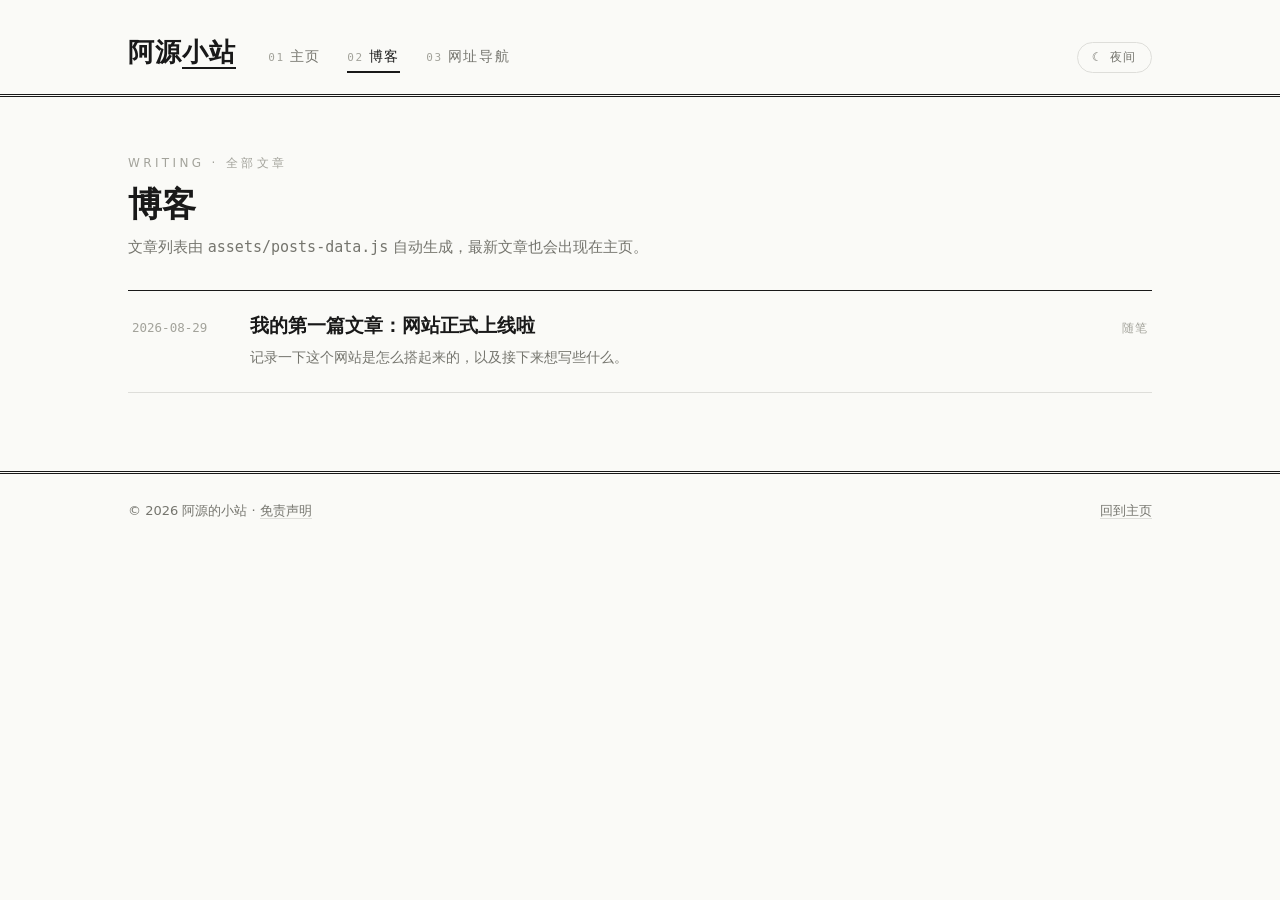
<file: blog/index.html>
<!DOCTYPE html>
<html lang="zh-CN">
<head>
  <meta charset="UTF-8" />
  <meta name="viewport" content="width=device-width, initial-scale=1.0" />
  <title>博客 · 阿源的小站</title>
  <script src="../assets/theme.js"></script>
  <link rel="stylesheet" href="../assets/style.css" />
</head>
<body>
  <header class="site-header">
    <div class="container">
      <a class="logo" href="../index.html">阿源<em id="logo-accent">小站</em></a>
      <nav class="main-nav">
        <a href="../index.html"><span class="no">01</span>主页</a>
        <a href="index.html" class="active"><span class="no">02</span>博客</a>
        <a href="../nav.html"><span class="no">03</span>网址导航</a>
      </nav>
      <button class="theme-toggle" type="button"></button>
    </div>
  </header>

  <main class="container">
    <section class="section">
      <p class="kicker">Writing · 全部文章</p>
      <h1 class="section-title">博客</h1>
      <p class="section-lede">文章列表由 <code>assets/posts-data.js</code> 自动生成，最新文章也会出现在<a href="../index.html">主页</a>。</p>
      <div class="post-list" id="post-list"></div>
    </section>
  </main>

  <footer class="site-footer">
    <div class="container">
      <span>© 2026 阿源的小站 · <a href="../DISCLAIMER.md">免责声明</a></span>
      <span><a href="../index.html">回到主页</a></span>
    </div>
  </footer>

  <script src="../assets/site-data.js"></script>
  <script src="../assets/posts-data.js"></script>
  <script>
    var list = document.getElementById("post-list");
    list.innerHTML = POSTS.map(function (p) {
      return (
        '<a class="post-row" href="' + p.file + '">' +
        '<span class="post-row-date">' + p.date + "</span>" +
        '<span><span class="post-row-title">' + p.title + "</span>" +
        '<span class="post-row-summary">' + p.summary + "</span></span>" +
        '<span class="post-row-tags">' + p.tags.join(" / ") + "</span>" +
        "</a>"
      );
    }).join("");
  </script>
</body>
</html>
</file>
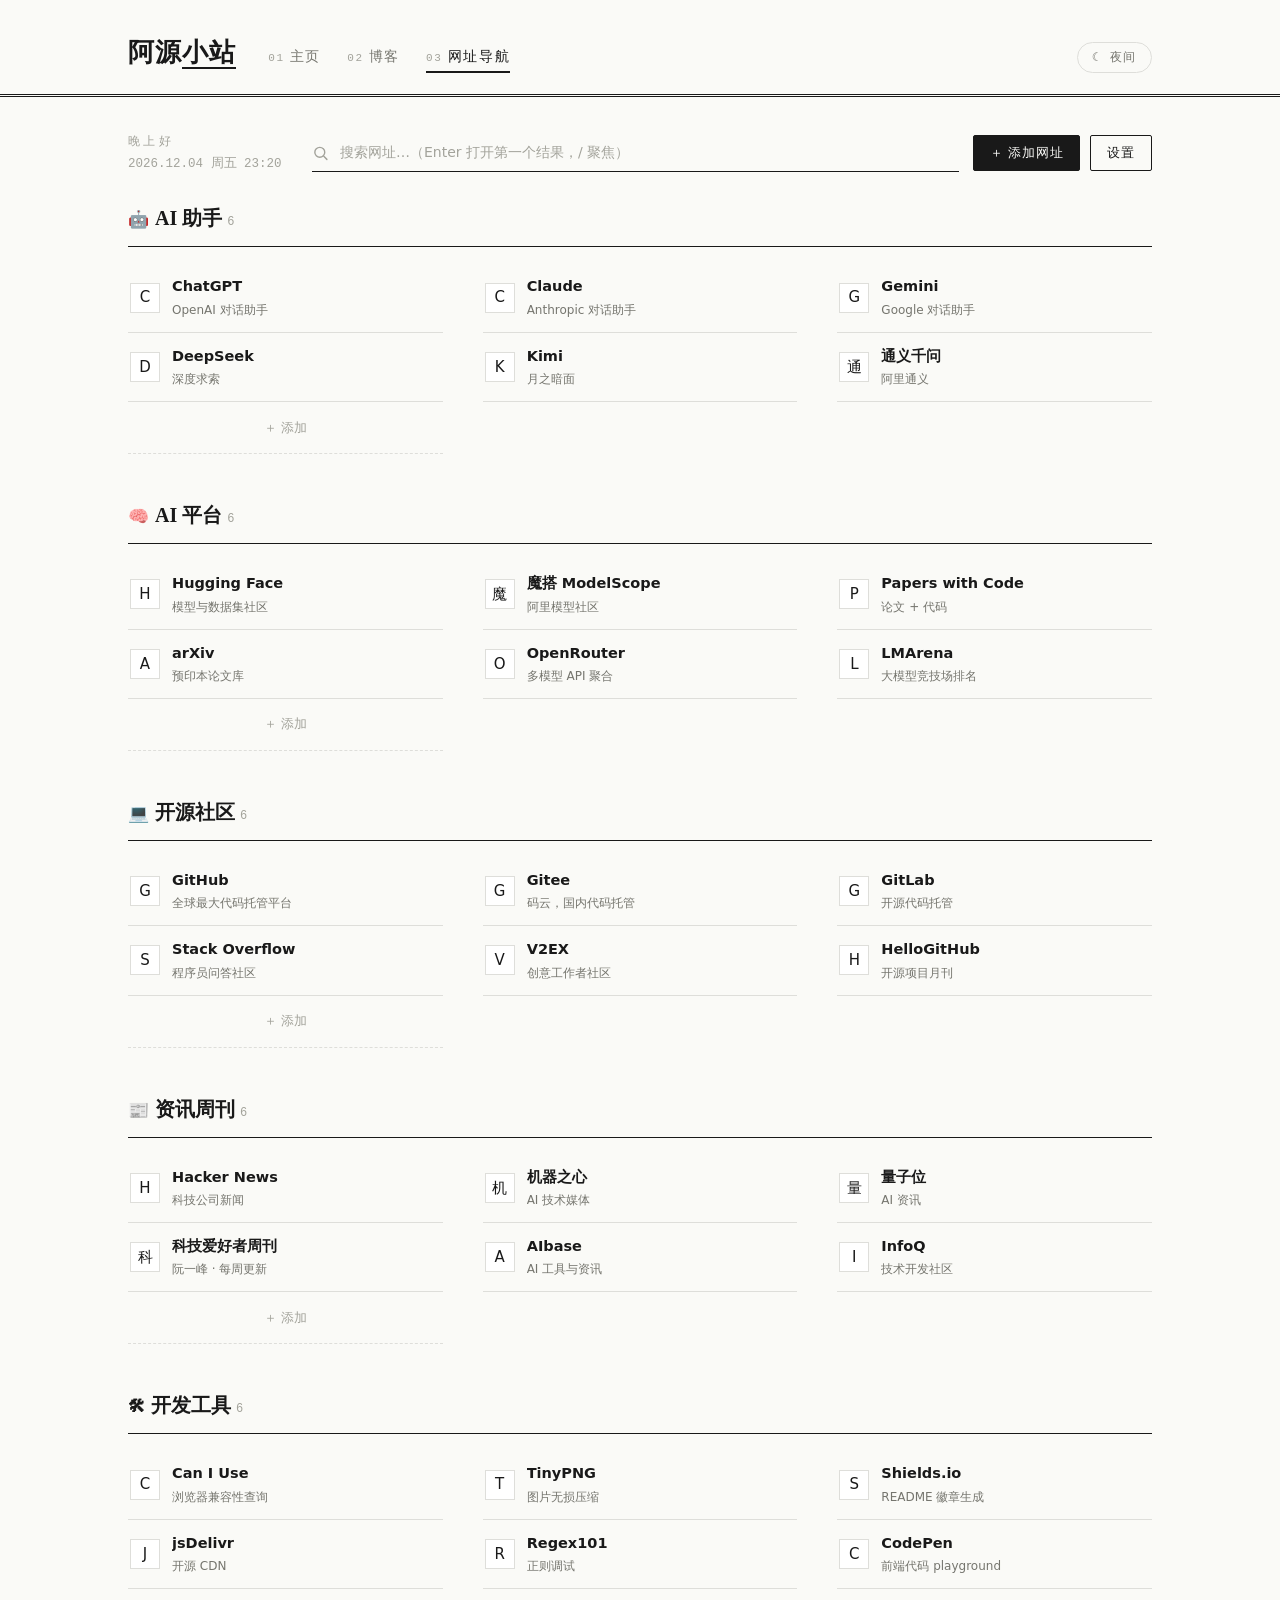
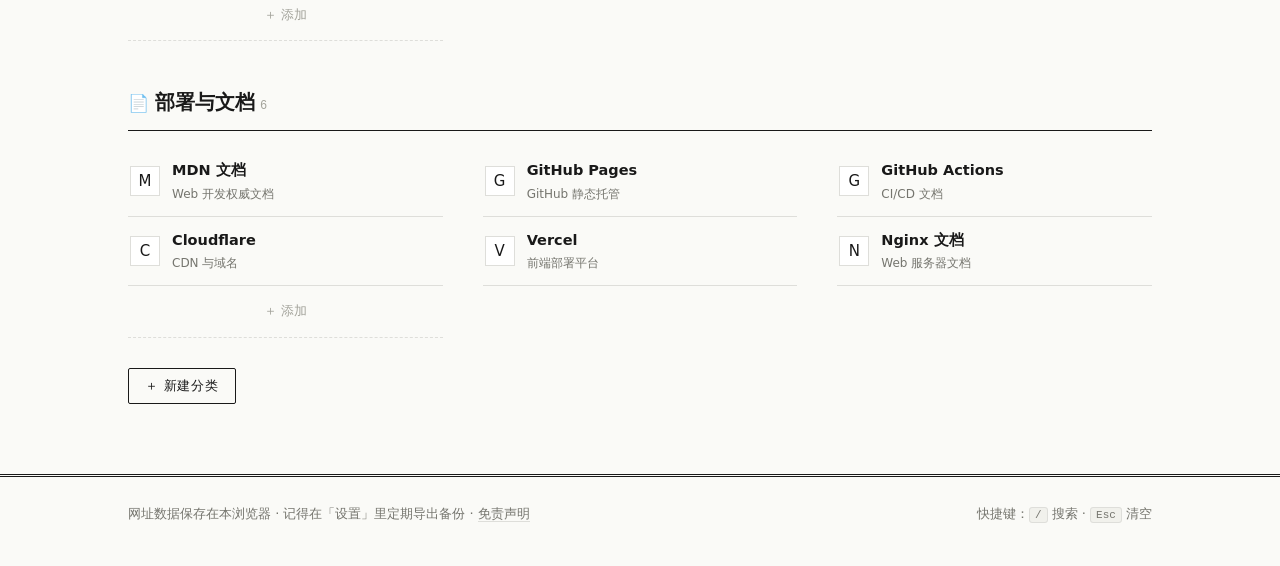
<file: nav.html>
<!DOCTYPE html>
<html lang="zh-CN">
<head>
  <meta charset="UTF-8" />
  <meta name="viewport" content="width=device-width, initial-scale=1.0" />
  <title>网址导航 · 阿源的小站</title>
  <script src="assets/theme.js"></script>
  <link rel="stylesheet" href="assets/style.css" />
</head>
<body>
  <header class="site-header">
    <div class="container">
      <a class="logo" href="index.html">阿源<em id="logo-accent">小站</em></a>
      <nav class="main-nav">
        <a href="index.html"><span class="no">01</span>主页</a>
        <a href="blog/index.html"><span class="no">02</span>博客</a>
        <a href="nav.html" class="active"><span class="no">03</span>网址导航</a>
      </nav>
      <button class="theme-toggle" type="button"></button>
    </div>
  </header>

  <main class="container">
    <div class="nav-toolbar">
      <div class="greeting" id="greeting-box" style="min-width:170px">
        <div class="kicker" style="margin-bottom:2px" id="helloText">你好</div>
        <div style="font-size:12.5px;color:var(--text-faint);font-family:var(--mono)" id="clockText"></div>
      </div>
      <div class="nav-search">
        <svg viewBox="0 0 24 24"><circle cx="11" cy="11" r="7"/><path d="M21 21l-4.3-4.3"/></svg>
        <input id="nav-search" type="text" placeholder="搜索网址…（Enter 打开第一个结果，/ 聚焦）" autocomplete="off" />
      </div>
      <div class="nav-actions">
        <button class="btn solid" id="btnAddLink" type="button">＋ 添加网址</button>
        <button class="btn" id="btnSettings" type="button" title="设置">设置</button>
      </div>
    </div>

    <div id="nav-main"></div>
  </main>

  <footer class="site-footer">
    <div class="container">
      <span>网址数据保存在本浏览器 · 记得在「设置」里定期导出备份 · <a href="DISCLAIMER.md">免责声明</a></span>
      <span>快捷键：<kbd>/</kbd> 搜索 · <kbd>Esc</kbd> 清空</span>
    </div>
  </footer>

  <!-- 添加/编辑网址 弹窗 -->
  <div class="modal-mask" id="linkModal">
    <div class="modal">
      <h3 id="linkModalTitle">添加网址</h3>
      <div class="form-row">
        <label>名称 *</label>
        <input id="fName" type="text" placeholder="例如：GitHub" />
      </div>
      <div class="form-row">
        <label>网址 *</label>
        <input id="fUrl" type="text" placeholder="例如：github.com" />
      </div>
      <div class="form-row">
        <label>备注（可选）</label>
        <input id="fDesc" type="text" placeholder="一句话描述" />
      </div>
      <div class="form-row">
        <label>所属分类</label>
        <select id="fCat"></select>
      </div>
      <div class="form-row">
        <label>图标（可选）</label>
        <input id="fIcon" type="text" placeholder="留空自动获取网站图标；也可填图片链接或 emoji" />
      </div>
      <div class="modal-footer">
        <button class="btn" data-close type="button">取消</button>
        <button class="btn solid" id="btnSaveLink" type="button">保存</button>
      </div>
    </div>
  </div>

  <!-- 添加/编辑分类 弹窗 -->
  <div class="modal-mask" id="catModal">
    <div class="modal">
      <h3 id="catModalTitle">新建分类</h3>
      <div class="form-row">
        <label>分类名称 *</label>
        <input id="cName" type="text" placeholder="例如：常用工具" />
      </div>
      <div class="form-row">
        <label>图标（emoji）</label>
        <input id="cIcon" type="text" placeholder="例如：🛠️" maxlength="4" />
      </div>
      <div class="modal-footer">
        <button class="btn" data-close type="button">取消</button>
        <button class="btn solid" id="btnSaveCat" type="button">保存</button>
      </div>
    </div>
  </div>

  <!-- 设置 弹窗 -->
  <div class="modal-mask" id="setModal">
    <div class="modal">
      <h3>设置</h3>
      <div class="switch-row">
        <span>显示时钟与问候语</span>
        <label class="switch"><input type="checkbox" id="sClock" checked /><span class="slider"></span></label>
      </div>
      <div class="form-row" style="margin-top:14px">
        <label>数据备份</label>
        <div style="display:flex;gap:8px;flex-wrap:wrap">
          <button class="btn" id="btnExport" type="button">导出 JSON</button>
          <button class="btn" id="btnImport" type="button">导入 JSON</button>
          <button class="btn danger" id="btnReset" type="button">恢复默认</button>
        </div>
        <div class="form-hint">数据仅保存在当前浏览器，建议定期导出备份文件</div>
      </div>
      <input type="file" id="importFile" accept=".json" style="display:none" />
      <div class="modal-footer">
        <button class="btn" data-close type="button">关闭</button>
      </div>
    </div>
  </div>

  <div id="toast"></div>

  <script src="assets/site-data.js?v=2"></script>
  <!-- nav-data.js 作为首次访问的种子数据；之后数据存在 localStorage，可在页面上直接增删改 -->
  <script src="assets/nav-data.js?v=2"></script>
  <script>
    "use strict";
    /* ===================================================================
       网址导航 · 动态内核（移植自 personal-nav 单文件应用）
       功能：分类/网址增删改查、拖拽排序、搜索高亮、导入导出、时钟
       =================================================================== */
    const STORE_KEY = "my-website-nav-v1";
    const $ = (s) => document.querySelector(s);
    const $$ = (s) => document.querySelectorAll(s);

    function uid() {
      return Date.now().toString(36) + Math.random().toString(36).slice(2, 7);
    }
    function esc(s) {
      return String(s ?? "").replace(/[&<>"']/g, (c) =>
        ({ "&": "&amp;", "<": "&lt;", ">": "&gt;", '"': "&quot;", "'": "&#39;" }[c]));
    }
    function normUrl(u) {
      u = (u || "").trim();
      if (!u) return "";
      if (!/^https?:\/\//i.test(u)) u = "https://" + u;
      return u;
    }
    function domainOf(u) {
      try { return new URL(normUrl(u)).hostname; } catch (e) { return ""; }
    }
    function isEmoji(s) {
      return s && [...s].length <= 2 && /\p{Extended_Pictographic}/u.test(s);
    }

    /* 把老版 nav-data.js（数组分类 + emoji 前缀）转成导航内核的 state 作为种子 */
    function seedFromNavData() {
      const mk = (name, icon, links) => ({
        id: uid(), name, icon,
        links: links.map((l) => ({ id: uid(), name: l.name, url: l.url, desc: l.desc || "", icon: "" })),
      });
      const cats = (typeof NAV_DATA !== "undefined" ? NAV_DATA : []).map((g) => {
        const m = String(g.category).match(/^(\p{Extended_Pictographic}|\p{Emoji_Presentation})\s*/u);
        const icon = m ? m[1] : "📁";
        const name = String(g.category).replace(/^(\p{Extended_Pictographic}|\p{Emoji_Presentation})\s*/u, "").trim();
        return mk(name || g.category, icon, g.sites);
      });
      return { version: 1, settings: { showClock: true }, categories: cats };
    }

    function load() {
      try {
        const raw = localStorage.getItem(STORE_KEY);
        if (raw) {
          const data = JSON.parse(raw);
          if (data && Array.isArray(data.categories)) return data;
        }
      } catch (e) { console.warn("读取导航数据失败，使用种子数据", e); }
      return seedFromNavData();
    }

    let state = load();
    let dragInfo = null;

    function save() { localStorage.setItem(STORE_KEY, JSON.stringify(state)); }
    function findCat(id) { return state.categories.find((c) => c.id === id); }
    function findLink(id) {
      for (const c of state.categories) {
        const l = c.links.find((x) => x.id === id);
        if (l) return { cat: c, link: l };
      }
      return null;
    }

    /* ===== Toast ===== */
    let toastTimer = null;
    function toast(msg) {
      const t = $("#toast");
      t.textContent = msg;
      t.classList.add("show");
      clearTimeout(toastTimer);
      toastTimer = setTimeout(() => t.classList.remove("show"), 2200);
    }

    /* ===== 图标 ===== */
    function iconHTML(link) {
      if (link.icon && isEmoji(link.icon)) {
        return `<span class="link-icon">${esc(link.icon)}</span>`;
      }
      if (link.icon) {
        return `<span class="link-icon" data-letter="🔗"><img src="${esc(link.icon)}" alt=""
          onerror="this.parentNode.textContent='🔗'"></span>`;
      }
      const d = domainOf(link.url);
      if (d) {
        const letter = esc((link.name || "?")[0].toUpperCase());
        return `<span class="link-icon" data-letter="${letter}"><img src="https://favicon.im/${esc(d)}?larger=true" alt=""
          onerror="this.parentNode.textContent=this.parentNode.dataset.letter"></span>`;
      }
      return `<span class="link-icon">${esc((link.name || "?")[0].toUpperCase())}</span>`;
    }

    /* ===== 时钟 ===== */
    function tickClock() {
      const box = $("#greeting-box");
      if (!state.settings.showClock) { box.style.display = "none"; return; }
      box.style.display = "";
      const now = new Date();
      const w = "日一二三四五六"[now.getDay()];
      $("#clockText").textContent =
        `${now.getFullYear()}.${String(now.getMonth() + 1).padStart(2, "0")}.${String(now.getDate()).padStart(2, "0")} 周${w} ` +
        `${String(now.getHours()).padStart(2, "0")}:${String(now.getMinutes()).padStart(2, "0")}`;
      const h = now.getHours();
      $("#helloText").textContent =
        h < 6 ? "夜深了" : h < 12 ? "早上好" : h < 14 ? "中午好" : h < 18 ? "下午好" : "晚上好";
    }
    setInterval(tickClock, 1000 * 30);

    /* ===== 渲染 ===== */
    function render() {
      const q = $("#nav-search").value.trim().toLowerCase();
      if (q) renderSearch(q);
      else renderCategories();
    }

    function linkCardHTML(cat, link) {
      return `<a class="link-card" draggable="true" data-cat="${cat.id}" data-link="${link.id}"
        href="${esc(normUrl(link.url))}" target="_blank" rel="noopener"
        title="${esc(link.desc || link.url)}">
        ${iconHTML(link)}
        <div class="link-info">
          <div class="link-name">${esc(link.name)}</div>
          ${link.desc ? `<div class="link-desc">${esc(link.desc)}</div>` : ""}
        </div>
        <div class="link-tools">
          <button class="icon-btn" data-act="edit-link" title="编辑">✎</button>
          <button class="icon-btn" data-act="del-link" title="删除">✕</button>
        </div>
      </a>`;
    }

    function renderCategories() {
      const main = $("#nav-main");
      if (!state.categories.length) {
        main.innerHTML = `<div class="empty-hint"><div class="big">🧭</div>
          还没有分类，点右上角「＋ 添加网址」或先新建一个分类<br><br>
          <button class="btn solid" id="btnNewCatEmpty" type="button">＋ 新建分类</button></div>`;
        const b = $("#btnNewCatEmpty");
        if (b) b.onclick = () => openCatModal(null);
        return;
      }
      let html = state.categories
        .map((cat) => {
          const cards = cat.links.map((l) => linkCardHTML(cat, l)).join("");
          return `<section class="nav-category" data-cat="${cat.id}">
            <div class="cat-header" draggable="true" data-drag-cat="${cat.id}">
              <div class="cat-title"><span class="cat-icon">${esc(cat.icon || "📁")}</span>${esc(cat.name)}
                <span class="cat-count">${cat.links.length}</span>
              </div>
              <div class="cat-actions">
                <button class="icon-btn" data-act="add-in-cat" data-cat="${cat.id}" title="在此分类添加网址">＋</button>
                <button class="icon-btn" data-act="edit-cat" data-cat="${cat.id}" title="编辑分类">✎</button>
                <button class="icon-btn" data-act="del-cat" data-cat="${cat.id}" title="删除分类">✕</button>
              </div>
            </div>
            <div class="links-grid" data-drop-cat="${cat.id}">
              ${cards}
              <button class="add-card" data-act="add-in-cat" data-cat="${cat.id}" type="button">＋ 添加</button>
            </div>
          </section>`;
        })
        .join("");
      html += `<div style="margin-top:-14px"><button class="btn" id="btnNewCat" type="button">＋ 新建分类</button></div>`;
      main.innerHTML = html;
      const b = $("#btnNewCat");
      if (b) b.onclick = () => openCatModal(null);
    }

    function highlight(text, q) {
      const idx = text.toLowerCase().indexOf(q);
      if (idx === -1) return esc(text);
      return (
        esc(text.slice(0, idx)) +
        "<mark>" + esc(text.slice(idx, idx + q.length)) + "</mark>" +
        esc(text.slice(idx + q.length))
      );
    }

    function renderSearch(q) {
      const main = $("#nav-main");
      const results = [];
      for (const c of state.categories)
        for (const l of c.links)
          if ((l.name + " " + (l.desc || "") + " " + l.url).toLowerCase().includes(q))
            results.push({ c, l });
      if (!results.length) {
        main.innerHTML = `<div class="empty-hint"><div class="big">🔍</div>没有找到匹配「${esc(q)}」的网址</div>`;
        return;
      }
      const cards = results
        .map(({ c, l }) =>
          linkCardHTML(c, l).replace(/class="link-name">([^<]*)</g, (m, name) => `class="link-name">${highlight(name, q)}<`)
        )
        .join("");
      main.innerHTML = `<div class="result-line">搜索结果 · ${results.length} 条 · ENTER 打开第一条</div>
        <div class="links-grid" id="searchGrid">${cards}</div>`;
      $("#nav-search").onkeydown = (e) => {
        if (e.key === "Enter" && results.length) window.open(normUrl(results[0].l.url), "_blank");
      };
    }

    /* ===== 弹窗通用 ===== */
    function openModal(id) {
      $(id).classList.add("open");
      const inp = $(id).querySelector("input");
      if (inp) setTimeout(() => inp.focus(), 50);
    }
    function closeModal(el) { el.classList.remove("open"); }
    $$(".modal-mask").forEach((m) => {
      m.addEventListener("click", (e) => {
        if (e.target === m || e.target.closest("[data-close]")) closeModal(m);
      });
    });

    /* ===== 网址弹窗 ===== */
    function fillCatSelect(selectedId) {
      const sel = $("#fCat");
      sel.innerHTML = state.categories
        .map((c) => `<option value="${c.id}">${esc((c.icon ? c.icon + " " : "") + c.name)}</option>`)
        .join("");
      if (selectedId) sel.value = selectedId;
    }
    function openLinkModal(catId, linkId) {
      const link = linkId ? (findLink(linkId) || {}).link : null;
      $("#linkModalTitle").textContent = link ? "编辑网址" : "添加网址";
      $("#fName").value = (link && link.name) || "";
      $("#fUrl").value = link ? link.url : "";
      $("#fDesc").value = (link && link.desc) || "";
      $("#fIcon").value = (link && link.icon) || "";
      const found = linkId ? findLink(linkId) : null;
      fillCatSelect(found ? found.cat.id : catId || (state.categories[0] && state.categories[0].id));
      $("#btnSaveLink").dataset.linkId = linkId || "";
      openModal("#linkModal");
    }
    $("#btnSaveLink").onclick = () => {
      const name = $("#fName").value.trim();
      const url = $("#fUrl").value.trim();
      if (!name || !url) { toast("请填写名称和网址"); return; }
      const data = { name, url: normUrl(url), desc: $("#fDesc").value.trim(), icon: $("#fIcon").value.trim() };
      const linkId = $("#btnSaveLink").dataset.linkId;
      const targetCatId = $("#fCat").value;
      if (linkId) {
        const found = findLink(linkId);
        if (!found) return;
        if (found.cat.id !== targetCatId) {
          found.cat.links = found.cat.links.filter((l) => l.id !== linkId);
          findCat(targetCatId).links.push({ id: linkId, ...data });
        } else {
          Object.assign(found.link, data);
        }
      } else {
        const cat = findCat(targetCatId);
        if (!cat) { toast("请先创建分类"); return; }
        cat.links.push({ id: uid(), ...data });
      }
      save(); render(); closeModal($("#linkModal"));
      toast("已保存");
    };

    /* ===== 分类弹窗 ===== */
    function openCatModal(catId) {
      const cat = catId ? findCat(catId) : null;
      $("#catModalTitle").textContent = cat ? "编辑分类" : "新建分类";
      $("#cName").value = (cat && cat.name) || "";
      $("#cIcon").value = (cat && cat.icon) || "";
      $("#btnSaveCat").dataset.catId = catId || "";
      openModal("#catModal");
    }
    $("#btnSaveCat").onclick = () => {
      const name = $("#cName").value.trim();
      if (!name) { toast("请填写分类名称"); return; }
      const icon = $("#cIcon").value.trim();
      const catId = $("#btnSaveCat").dataset.catId;
      if (catId) {
        const cat = findCat(catId);
        cat.name = name;
        cat.icon = icon;
      } else {
        state.categories.push({ id: uid(), name, icon, links: [] });
      }
      save(); render(); closeModal($("#catModal"));
      toast("已保存");
    };

    /* ===== 事件委托：卡片操作 ===== */
    $("#nav-main").addEventListener("click", (e) => {
      const btn = e.target.closest("[data-act]");
      if (!btn) return;
      const act = btn.dataset.act;
      const catId = btn.dataset.cat;
      e.preventDefault();
      e.stopPropagation();
      if (act === "add-in-cat") openLinkModal(catId, null);
      else if (act === "edit-cat") openCatModal(catId);
      else if (act === "del-cat") {
        const cat = findCat(catId);
        if (confirm(`确定删除分类「${cat.name}」及其 ${cat.links.length} 个网址？`)) {
          state.categories = state.categories.filter((c) => c.id !== catId);
          save(); render(); toast("分类已删除");
        }
      } else if (act === "edit-link") openLinkModal(null, btn.closest("[data-link]").dataset.link);
      else if (act === "del-link") {
        const linkId = btn.closest("[data-link]").dataset.link;
        const found = findLink(linkId);
        if (confirm(`确定删除「${found.link.name}」？`)) {
          found.cat.links = found.cat.links.filter((l) => l.id !== linkId);
          save(); render(); toast("已删除");
        }
      }
    });

    /* ===== 拖拽排序 ===== */
    document.addEventListener("dragstart", (e) => {
      const linkEl = e.target.closest && e.target.closest(".link-card");
      const catEl = e.target.closest && e.target.closest("[data-drag-cat]");
      if (linkEl) {
        dragInfo = { type: "link", catId: linkEl.dataset.cat, linkId: linkEl.dataset.link };
        linkEl.classList.add("dragging");
      } else if (catEl) {
        dragInfo = { type: "cat", catId: catEl.dataset.dragCat };
        catEl.classList.add("dragging");
      }
    });
    document.addEventListener("dragend", () => {
      $$(".dragging").forEach((el) => el.classList.remove("dragging"));
      $$(".drag-over-top,.drag-over-bottom").forEach((el) => el.classList.remove("drag-over-top", "drag-over-bottom"));
      dragInfo = null;
    });
    document.addEventListener("dragover", (e) => {
      if (!dragInfo) return;
      e.preventDefault();
      if (dragInfo.type !== "link") return;
      const card = e.target.closest && e.target.closest(".link-card");
      $$(".drag-over-top,.drag-over-bottom").forEach((el) => el.classList.remove("drag-over-top", "drag-over-bottom"));
      if (card && card.dataset.link !== dragInfo.linkId) {
        const rect = card.getBoundingClientRect();
        card.classList.add(e.clientY < rect.top + rect.height / 2 ? "drag-over-top" : "drag-over-bottom");
      }
    });
    document.addEventListener("drop", (e) => {
      if (!dragInfo) return;
      e.preventDefault();
      if (dragInfo.type === "link") {
        const card = e.target.closest && e.target.closest(".link-card");
        const grid = e.target.closest && e.target.closest("[data-drop-cat]");
        const targetCatId = card ? card.dataset.cat : grid ? grid.dataset.dropCat : null;
        if (!targetCatId) return;
        const targetLinkId = card && card.dataset.link !== dragInfo.linkId ? card.dataset.link : null;
        const before = card ? card.classList.contains("drag-over-top") : false;
        moveLink(dragInfo.catId, dragInfo.linkId, targetCatId, targetLinkId, before);
      } else if (dragInfo.type === "cat") {
        const header = e.target.closest && e.target.closest("[data-drag-cat]");
        if (header && header.dataset.dragCat !== dragInfo.catId) {
          const from = state.categories.findIndex((c) => c.id === dragInfo.catId);
          const [moved] = state.categories.splice(from, 1);
          const to = state.categories.findIndex((c) => c.id === header.dataset.dragCat);
          state.categories.splice(to, 0, moved);
          save(); render();
        }
      }
      dragInfo = null;
    });

    function moveLink(fromCatId, linkId, toCatId, targetLinkId, before) {
      const fromCat = findCat(fromCatId);
      const idx = fromCat.links.findIndex((l) => l.id === linkId);
      if (idx === -1) return;
      const [moved] = fromCat.links.splice(idx, 1);
      const toCat = findCat(toCatId);
      if (targetLinkId) {
        let t = toCat.links.findIndex((l) => l.id === targetLinkId);
        if (fromCatId === toCatId && idx < t) t--;
        toCat.links.splice(before ? t : t + 1, 0, moved);
      } else {
        toCat.links.push(moved);
      }
      save(); render();
    }

    /* ===== 顶栏按钮 ===== */
    $("#btnAddLink").onclick = () => {
      if (!state.categories.length) { toast("请先创建一个分类"); openCatModal(null); return; }
      openLinkModal(null, null);
    };
    $("#btnSettings").onclick = () => {
      $("#sClock").checked = !!state.settings.showClock;
      openModal("#setModal");
    };
    $("#sClock").onchange = (e) => {
      state.settings.showClock = e.target.checked;
      save(); tickClock();
    };

    /* 导出 / 导入 / 重置 */
    $("#btnExport").onclick = () => {
      const blob = new Blob([JSON.stringify(state, null, 2)], { type: "application/json" });
      const a = document.createElement("a");
      a.href = URL.createObjectURL(blob);
      a.download = `nav-backup-${new Date().toISOString().slice(0, 10)}.json`;
      a.click();
      URL.revokeObjectURL(a.href);
      toast("已导出备份文件");
    };
    $("#btnImport").onclick = () => $("#importFile").click();
    $("#importFile").onchange = (e) => {
      const file = e.target.files[0];
      if (!file) return;
      const reader = new FileReader();
      reader.onload = () => {
        try {
          const data = JSON.parse(reader.result);
          if (!data || !Array.isArray(data.categories)) throw new Error("格式不正确");
          state = data;
          if (!state.settings) state.settings = { showClock: true };
          save(); render(); tickClock();
          toast("导入成功");
          closeModal($("#setModal"));
        } catch (err) {
          toast("导入失败：" + err.message);
        }
      };
      reader.readAsText(file);
      e.target.value = "";
    };
    $("#btnReset").onclick = () => {
      if (confirm("确定恢复默认数据？当前所有数据将被清除（建议先导出备份）")) {
        state = seedFromNavData();
        save(); render(); tickClock();
        toast("已恢复默认");
        closeModal($("#setModal"));
      }
    };

    /* ===== 搜索与快捷键 ===== */
    $("#nav-search").addEventListener("input", render);
    document.addEventListener("keydown", (e) => {
      const active = document.activeElement;
      const typing = active && (active.tagName === "INPUT" || active.tagName === "TEXTAREA" || active.tagName === "SELECT");
      if (e.key === "/" && !typing) { e.preventDefault(); $("#nav-search").focus(); }
      if (e.key === "Escape") {
        $$(".modal-mask.open").forEach(closeModal);
        if (!typing) { $("#nav-search").value = ""; render(); }
      }
    });

    /* ===== 启动 ===== */
    document.title = (SITE ? SITE.siteName + " · " : "") + "网址导航";
    document.getElementById("logo-accent").textContent = SITE ? SITE.siteNameAccent : "小站";
    tickClock();
    render();
  </script>
</body>
</html>
</file>
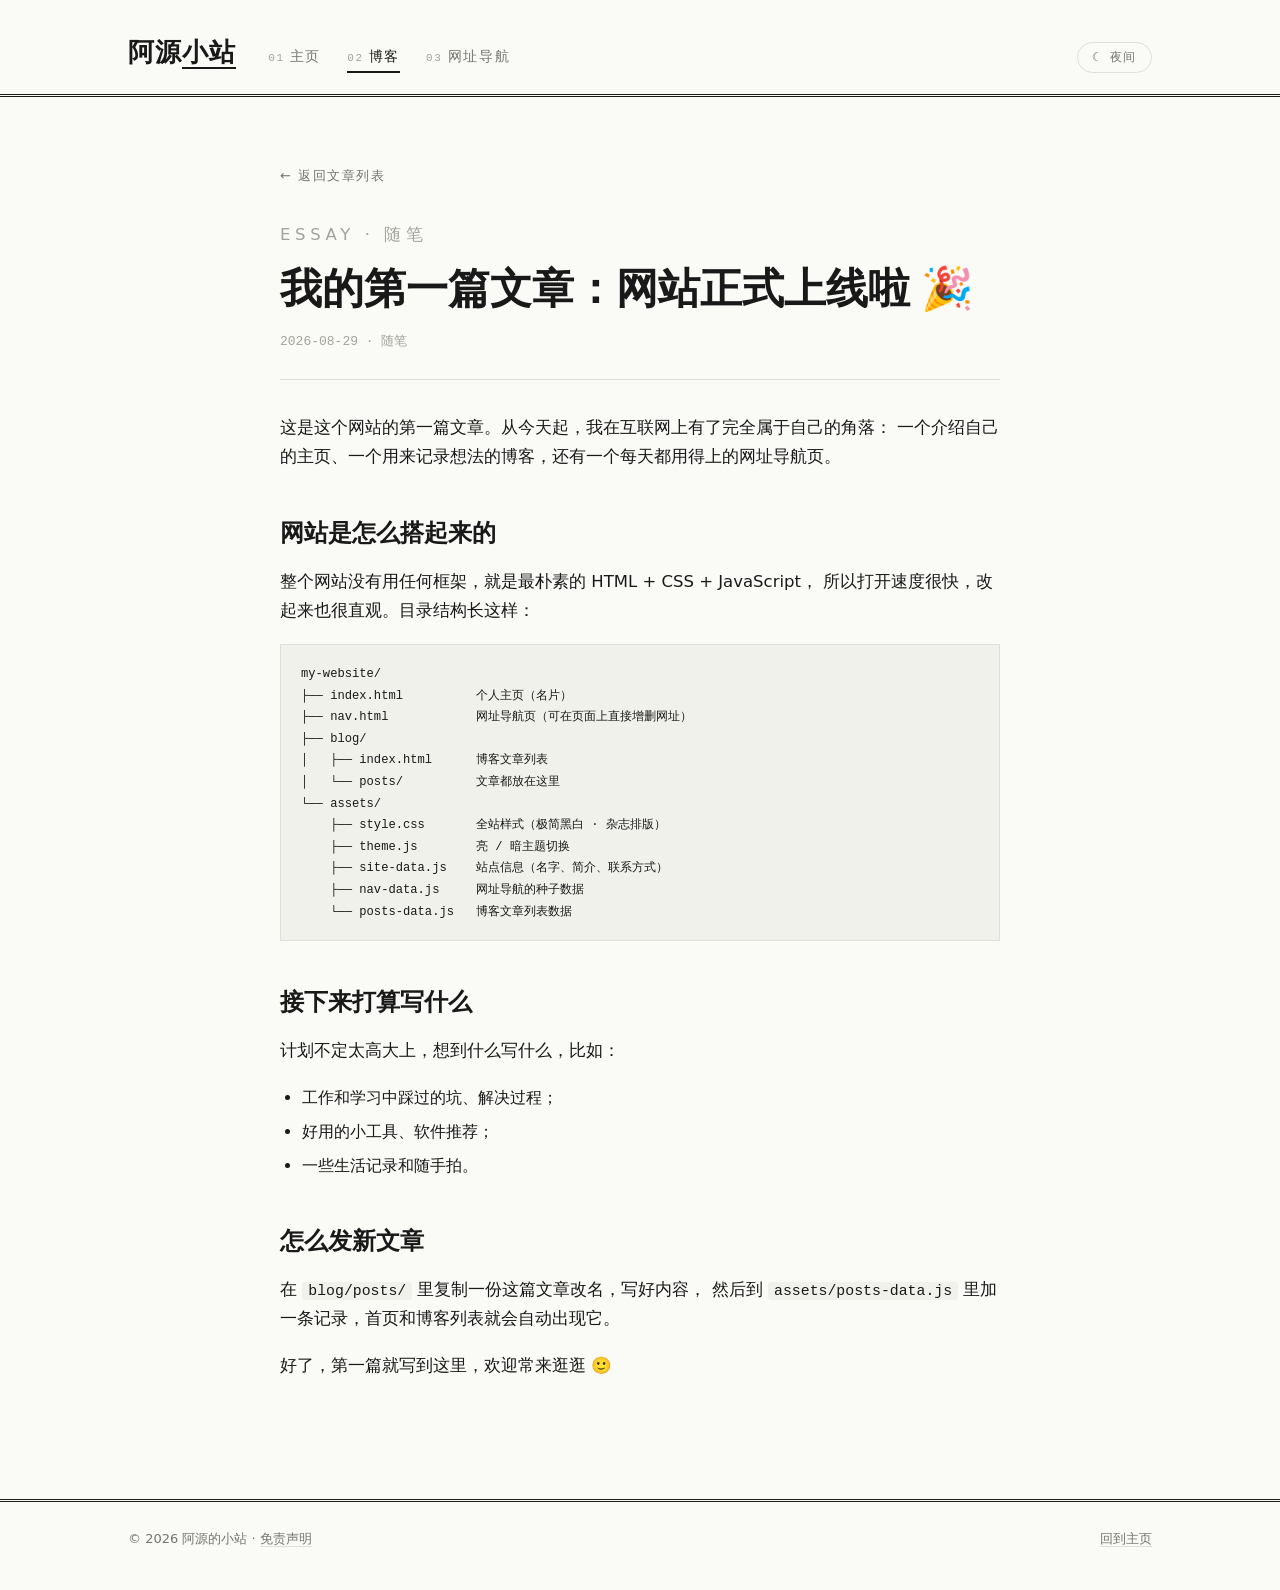
<file: blog/posts/hello-world.html>
<!DOCTYPE html>
<html lang="zh-CN">
<head>
  <meta charset="UTF-8" />
  <meta name="viewport" content="width=device-width, initial-scale=1.0" />
  <title>我的第一篇文章 · 阿源的小站</title>
  <script src="../../assets/theme.js"></script>
  <link rel="stylesheet" href="../../assets/style.css" />
</head>
<body>
  <header class="site-header">
    <div class="container">
      <a class="logo" href="../../index.html">阿源<em>小站</em></a>
      <nav class="main-nav">
        <a href="../../index.html"><span class="no">01</span>主页</a>
        <a href="../index.html" class="active"><span class="no">02</span>博客</a>
        <a href="../../nav.html"><span class="no">03</span>网址导航</a>
      </nav>
      <button class="theme-toggle" type="button"></button>
    </div>
  </header>

  <div class="container">
    <article class="article">
      <a class="back-link" href="../index.html">← 返回文章列表</a>
      <p class="kicker">Essay · 随笔</p>
      <h1>我的第一篇文章：网站正式上线啦 🎉</h1>
      <div class="post-meta">2026-08-29 · 随笔</div>

      <p>
        这是这个网站的第一篇文章。从今天起，我在互联网上有了完全属于自己的角落：
        一个介绍自己的主页、一个用来记录想法的博客，还有一个每天都用得上的网址导航页。
      </p>

      <h2>网站是怎么搭起来的</h2>
      <p>
        整个网站没有用任何框架，就是最朴素的 HTML + CSS + JavaScript，
        所以打开速度很快，改起来也很直观。目录结构长这样：
      </p>
      <pre><code>my-website/
├── index.html          个人主页（名片）
├── nav.html            网址导航页（可在页面上直接增删网址）
├── blog/
│   ├── index.html      博客文章列表
│   └── posts/          文章都放在这里
└── assets/
    ├── style.css       全站样式（极简黑白 · 杂志排版）
    ├── theme.js        亮 / 暗主题切换
    ├── site-data.js    站点信息（名字、简介、联系方式）
    ├── nav-data.js     网址导航的种子数据
    └── posts-data.js   博客文章列表数据</code></pre>

      <h2>接下来打算写什么</h2>
      <p>计划不定太高大上，想到什么写什么，比如：</p>
      <ul>
        <li>工作和学习中踩过的坑、解决过程；</li>
        <li>好用的小工具、软件推荐；</li>
        <li>一些生活记录和随手拍。</li>
      </ul>

      <h2>怎么发新文章</h2>
      <p>
        在 <code>blog/posts/</code> 里复制一份这篇文章改名，写好内容，
        然后到 <code>assets/posts-data.js</code> 里加一条记录，首页和博客列表就会自动出现它。
      </p>

      <p>好了，第一篇就写到这里，欢迎常来逛逛 🙂</p>
    </article>
  </div>

  <footer class="site-footer">
    <div class="container">
      <span>© 2026 阿源的小站 · <a href="../../DISCLAIMER.md">免责声明</a></span>
      <span><a href="../../index.html">回到主页</a></span>
    </div>
  </footer>
</body>
</html>
</file>
<file: assets/style.css>
/* ===================================================================
   我的小站 · 全站样式
   风格：极简黑白 · 杂志排版
   主题：亮 / 暗（由 theme.js 写在 <html data-theme> 上）
   =================================================================== */

/* ---------- 1. 设计变量 ---------- */
:root {
  /* 亮色（默认） */
  --bg: #fafaf7;
  --bg-soft: #f1f1ec;
  --card: #ffffff;
  --text: #191919;
  --text-dim: #75756e;
  --text-faint: #a3a39b;
  --border: #dededa;
  --border-strong: #191919;
  --mark-bg: #e9e9e2;
  --serif: Georgia, "Noto Serif SC", "Songti SC", "STSong", "SimSun", serif;
  --sans: "PingFang SC", "Microsoft YaHei", "Segoe UI", system-ui, sans-serif;
  --mono: Consolas, "SF Mono", Menlo, monospace;
  --maxw: 1080px;
  color-scheme: light;
}

html[data-theme="dark"] {
  --bg: #121210;
  --bg-soft: #1a1a18;
  --card: #191917;
  --text: #e9e9e4;
  --text-dim: #9c9c93;
  --text-faint: #6e6e66;
  --border: #2c2c28;
  --border-strong: #e9e9e4;
  --mark-bg: #33332e;
  color-scheme: dark;
}

/* ---------- 2. 基础重置 ---------- */
* { margin: 0; padding: 0; box-sizing: border-box; }

html { scroll-behavior: smooth; }

body {
  font-family: var(--sans);
  background: var(--bg);
  color: var(--text);
  line-height: 1.75;
  font-size: 16px;
  min-height: 100vh;
  transition: background 0.25s ease, color 0.25s ease;
}

a { color: inherit; text-decoration: none; }
a:hover { text-decoration: underline; text-underline-offset: 3px; }
button { font-family: inherit; cursor: pointer; }
img { max-width: 100%; }

::selection { background: var(--text); color: var(--bg); }

.container {
  max-width: var(--maxw);
  margin: 0 auto;
  padding: 0 28px;
}

/* ---------- 3. 报头（全站页头） ---------- */
.site-header {
  border-bottom: 3px double var(--border-strong);
}

.site-header .container {
  display: flex;
  align-items: baseline;
  gap: 32px;
  padding-top: 30px;
  padding-bottom: 18px;
}

.logo {
  font-family: var(--serif);
  font-size: 26px;
  font-weight: 700;
  letter-spacing: 0.04em;
  white-space: nowrap;
}
.logo:hover { text-decoration: none; }
.logo em { font-style: normal; border-bottom: 2px solid var(--text); }

.main-nav {
  display: flex;
  gap: 26px;
  flex: 1;
  font-size: 14px;
  letter-spacing: 0.12em;
}

.main-nav a {
  color: var(--text-dim);
  text-transform: uppercase;
}
.main-nav a .no {
  font-family: var(--mono);
  font-size: 11px;
  margin-right: 5px;
  color: var(--text-faint);
}
.main-nav a:hover { color: var(--text); text-decoration: none; }
.main-nav a.active { color: var(--text); border-bottom: 2px solid var(--text); padding-bottom: 2px; }

.theme-toggle {
  border: 1px solid var(--border);
  background: transparent;
  color: var(--text-dim);
  font-size: 12px;
  letter-spacing: 0.14em;
  padding: 6px 14px;
  border-radius: 999px;
  transition: color 0.15s, border-color 0.15s;
  white-space: nowrap;
}
.theme-toggle:hover { color: var(--text); border-color: var(--border-strong); }

/* ---------- 4. 通用区块 ---------- */
.section { padding: 56px 0 8px; }

.kicker {
  font-size: 12px;
  letter-spacing: 0.28em;
  text-transform: uppercase;
  color: var(--text-faint);
  margin-bottom: 10px;
}

.section-title {
  font-family: var(--serif);
  font-size: clamp(26px, 4vw, 34px);
  font-weight: 700;
  line-height: 1.25;
  margin-bottom: 8px;
}

.section-lede {
  color: var(--text-dim);
  font-size: 15px;
  max-width: 620px;
  margin-bottom: 30px;
}

.rule { border: 0; border-top: 1px solid var(--border); margin: 0; }

/* ---------- 5. 首页 Hero ---------- */
.hero { padding: 72px 0 20px; }

.hero .kicker { margin-bottom: 18px; }

.hero h1 {
  font-family: var(--serif);
  font-size: clamp(34px, 6.5vw, 62px);
  font-weight: 700;
  line-height: 1.18;
  letter-spacing: 0.01em;
  max-width: 18em;
}

.hero h1 .dim { color: var(--text-faint); }

.tagline {
  margin-top: 22px;
  font-size: 17px;
  color: var(--text-dim);
  max-width: 34em;
}

.hero-meta {
  margin-top: 26px;
  display: flex;
  flex-wrap: wrap;
  gap: 12px 28px;
  font-size: 14px;
  color: var(--text-dim);
}
.hero-meta a { border-bottom: 1px solid var(--border-strong); padding-bottom: 1px; }
.hero-meta .label {
  font-size: 11px;
  letter-spacing: 0.2em;
  color: var(--text-faint);
  margin-right: 6px;
}

/* ---------- 6. 首页「关于」杂志分栏 ---------- */
.about-grid {
  display: grid;
  grid-template-columns: 1.1fr 1fr 1fr;
  gap: 0;
  border-top: 1px solid var(--border);
  border-bottom: 1px solid var(--border);
}

.about-col { padding: 30px 26px 34px 0; }
.about-col + .about-col {
  border-left: 1px solid var(--border);
  padding-left: 26px;
}

.about-col h3 {
  font-size: 12px;
  letter-spacing: 0.26em;
  text-transform: uppercase;
  color: var(--text-faint);
  font-weight: 600;
  margin-bottom: 14px;
}

.about-col p { font-size: 15px; color: var(--text); }
.about-col p.dim { color: var(--text-dim); }

/* ---------- 7. 文章列表（杂志目录式） ---------- */
.post-list { border-top: 1px solid var(--border-strong); }

.post-row {
  display: grid;
  grid-template-columns: 96px 1fr auto;
  gap: 22px;
  align-items: baseline;
  padding: 22px 4px;
  border-bottom: 1px solid var(--border);
  transition: background 0.15s;
}
.post-row:hover { background: var(--bg-soft); text-decoration: none; }
.post-row:hover .post-row-title { text-decoration: underline; text-underline-offset: 3px; }

.post-row-date {
  font-family: var(--mono);
  font-size: 12.5px;
  color: var(--text-faint);
}

.post-row-title {
  font-family: var(--serif);
  font-size: 19px;
  font-weight: 600;
  line-height: 1.4;
}

.post-row-summary {
  display: block;
  font-size: 14px;
  color: var(--text-dim);
  margin-top: 4px;
  font-weight: 400;
}

.post-row-tags {
  font-size: 12px;
  color: var(--text-faint);
  letter-spacing: 0.08em;
  white-space: nowrap;
}

/* 成果行的仓库名列更宽 */
.proj-row { grid-template-columns: minmax(150px, 230px) 1fr auto; }

/* 成果配图卡片（如评分总表） */
.proj-image-card {
  display: block;
  margin-top: 26px;
  border: 1px solid var(--border);
  padding: 14px;
  transition: border-color 0.15s;
}
.proj-image-card:hover { border-color: var(--border-strong); text-decoration: none; }
.proj-image-card img { width: 100%; display: block; }
.proj-image-card figcaption,
.proj-image-card span {
  display: block;
  margin-top: 10px;
  font-size: 12.5px;
  color: var(--text-dim);
  letter-spacing: 0.06em;
}

/* ---------- 8. 博客文章页 ---------- */
.article { max-width: 720px; margin: 0 auto; padding: 64px 0 30px; }

.article .kicker { margin-bottom: 12px; }

.article h1 {
  font-family: var(--serif);
  font-size: clamp(28px, 5vw, 42px);
  font-weight: 700;
  line-height: 1.3;
  margin-bottom: 14px;
}

.post-meta {
  font-family: var(--mono);
  font-size: 13px;
  color: var(--text-faint);
  padding-bottom: 26px;
  border-bottom: 1px solid var(--border);
  margin-bottom: 34px;
}

.article h2 {
  font-family: var(--serif);
  font-size: 24px;
  margin: 40px 0 14px;
}

.article p { margin-bottom: 18px; font-size: 16.5px; }

.article ul { margin: 0 0 18px 22px; }
.article li { margin-bottom: 6px; }

.article pre {
  background: var(--bg-soft);
  border: 1px solid var(--border);
  padding: 18px 20px;
  overflow-x: auto;
  margin-bottom: 20px;
  font-size: 13.5px;
  line-height: 1.6;
}

.article code {
  font-family: var(--mono);
  font-size: 0.9em;
  background: var(--bg-soft);
  padding: 1px 6px;
  border-radius: 3px;
}
.article pre code { background: transparent; padding: 0; }

.back-link {
  display: inline-block;
  font-size: 13px;
  letter-spacing: 0.12em;
  color: var(--text-dim);
  margin-bottom: 34px;
}
.back-link:hover { color: var(--text); text-decoration: none; }

/* ---------- 9. 页脚 ---------- */
.site-footer {
  margin-top: 70px;
  border-top: 3px double var(--border-strong);
  padding: 26px 0 40px;
  font-size: 13px;
  color: var(--text-dim);
}
.site-footer .container {
  display: flex;
  justify-content: space-between;
  gap: 16px;
  flex-wrap: wrap;
}
.site-footer a { border-bottom: 1px solid var(--border); }
.site-footer code { font-family: var(--mono); font-size: 12px; }

/* ===================================================================
   10. 网址导航页（动态内核，移植自 personal-nav）
   =================================================================== */

.nav-toolbar {
  display: flex;
  gap: 14px;
  flex-wrap: wrap;
  align-items: center;
  padding: 34px 0 26px;
}

.nav-search {
  flex: 1;
  min-width: 240px;
  position: relative;
}
.nav-search svg {
  position: absolute;
  left: 0;
  top: 50%;
  transform: translateY(-50%);
  width: 17px;
  height: 17px;
  stroke: var(--text-faint);
  fill: none;
  stroke-width: 2;
  stroke-linecap: round;
}
#nav-search {
  width: 100%;
  padding: 10px 2px 10px 28px;
  border: 0;
  border-bottom: 1px solid var(--border-strong);
  background: transparent;
  color: var(--text);
  font-size: 16px;
  font-family: var(--serif);
  outline: none;
}
#nav-search::placeholder { color: var(--text-faint); font-family: var(--sans); font-size: 14px; }

.nav-actions { display: flex; gap: 10px; }

.btn {
  padding: 8px 16px;
  border: 1px solid var(--border-strong);
  background: transparent;
  color: var(--text);
  font-size: 13px;
  letter-spacing: 0.06em;
  border-radius: 2px;
  transition: background 0.15s, color 0.15s;
  white-space: nowrap;
}
.btn:hover { background: var(--text); color: var(--bg); text-decoration: none; }
.btn.solid { background: var(--text); color: var(--bg); }
.btn.solid:hover { opacity: 0.85; }
.btn.danger { color: inherit; }
.btn.danger:hover { background: var(--text); color: var(--bg); }
.btn.sm { padding: 4px 10px; font-size: 12px; }

/* 分类 */
.nav-category { margin-bottom: 44px; }

.cat-header {
  display: flex;
  align-items: baseline;
  gap: 10px;
  padding-bottom: 10px;
  border-bottom: 1px solid var(--border-strong);
  margin-bottom: 16px;
}

.cat-title {
  font-family: var(--serif);
  font-size: 20px;
  font-weight: 700;
  cursor: grab;
  user-select: none;
}
.cat-title .cat-icon { font-size: 17px; margin-right: 6px; }
.cat-count {
  font-family: var(--mono);
  font-size: 12px;
  color: var(--text-faint);
  font-weight: 400;
}
.cat-header.dragging { opacity: 0.4; }

.cat-actions { display: flex; gap: 2px; opacity: 0; transition: opacity 0.15s; margin-left: auto; }
.cat-header:hover .cat-actions { opacity: 1; }

.icon-btn {
  width: 26px;
  height: 26px;
  display: inline-flex;
  align-items: center;
  justify-content: center;
  border: none;
  background: transparent;
  color: var(--text-faint);
  font-size: 14px;
  border-radius: 2px;
}
.icon-btn:hover { background: var(--bg-soft); color: var(--text); }

/* 链接网格：杂志目录式两栏 */
.links-grid {
  display: grid;
  grid-template-columns: repeat(auto-fill, minmax(230px, 1fr));
  gap: 0 40px;
}

.link-card {
  display: flex;
  align-items: center;
  gap: 12px;
  padding: 11px 2px;
  border-bottom: 1px solid var(--border);
  position: relative;
  user-select: none;
  transition: background 0.12s;
}
.link-card:hover { background: var(--bg-soft); text-decoration: none; }
.link-card.dragging { opacity: 0.4; }
.link-card.drag-over-top { box-shadow: 0 -2px 0 0 var(--text); }
.link-card.drag-over-bottom { box-shadow: 0 2px 0 0 var(--text); }

.link-icon {
  width: 30px;
  height: 30px;
  flex-shrink: 0;
  display: flex;
  align-items: center;
  justify-content: center;
  border: 1px solid var(--border);
  font-size: 15px;
  overflow: hidden;
  background: var(--card);
}
.link-icon img { width: 18px; height: 18px; object-fit: contain; }

.link-info { min-width: 0; flex: 1; }
.link-name { font-size: 14.5px; font-weight: 600; white-space: nowrap; overflow: hidden; text-overflow: ellipsis; }
.link-desc {
  font-size: 12px;
  color: var(--text-dim);
  white-space: nowrap;
  overflow: hidden;
  text-overflow: ellipsis;
}

.link-tools {
  position: absolute;
  top: 5px;
  right: 2px;
  display: none;
  gap: 2px;
  background: var(--bg);
  padding: 1px;
}
.link-card:hover .link-tools { display: flex; }
.link-tools .icon-btn { width: 22px; height: 22px; font-size: 12px; }

.add-card {
  display: flex;
  align-items: center;
  justify-content: center;
  gap: 6px;
  padding: 11px 2px;
  border: 0;
  border-bottom: 1px dashed var(--border);
  color: var(--text-faint);
  background: transparent;
  font-size: 13px;
  min-height: 52px;
}
.add-card:hover { color: var(--text); border-bottom-color: var(--text); }

.empty-hint {
  padding: 56px 20px;
  text-align: center;
  color: var(--text-dim);
  border: 1px dashed var(--border-strong);
  font-size: 14px;
}
.empty-hint .big { font-size: 28px; margin-bottom: 10px; }

mark { background: var(--mark-bg); color: inherit; padding: 0 1px; }

.result-line {
  font-size: 13px;
  color: var(--text-faint);
  letter-spacing: 0.1em;
  margin-bottom: 16px;
}

/* 弹窗 */
.modal-mask {
  position: fixed;
  inset: 0;
  background: color-mix(in srgb, var(--bg) 55%, transparent);
  backdrop-filter: blur(2px);
  display: none;
  align-items: center;
  justify-content: center;
  z-index: 100;
  padding: 20px;
}
.modal-mask.open { display: flex; }

.modal {
  background: var(--bg);
  border: 1px solid var(--border-strong);
  width: 100%;
  max-width: 440px;
  padding: 28px;
  max-height: 90vh;
  overflow-y: auto;
}
.modal h3 {
  font-family: var(--serif);
  font-size: 20px;
  margin-bottom: 20px;
  padding-bottom: 12px;
  border-bottom: 1px solid var(--border);
}

.form-row { margin-bottom: 15px; }
.form-row label {
  display: block;
  font-size: 11px;
  letter-spacing: 0.18em;
  text-transform: uppercase;
  color: var(--text-faint);
  margin-bottom: 6px;
}
.form-row input, .form-row select, .form-row textarea {
  width: 100%;
  padding: 9px 11px;
  border: 1px solid var(--border);
  background: var(--card);
  color: var(--text);
  font-size: 14px;
  outline: none;
  font-family: inherit;
  border-radius: 2px;
}
.form-row input:focus, .form-row select:focus { border-color: var(--border-strong); }
.form-hint { font-size: 12px; color: var(--text-faint); margin-top: 4px; }
.modal-footer { display: flex; justify-content: flex-end; gap: 10px; margin-top: 22px; }

.switch-row { display: flex; align-items: center; justify-content: space-between; padding: 9px 0; }
.switch-row span { font-size: 14px; }
.switch { position: relative; width: 38px; height: 21px; }
.switch input { opacity: 0; width: 0; height: 0; }
.switch .slider {
  position: absolute;
  inset: 0;
  background: var(--border);
  border-radius: 21px;
  cursor: pointer;
  transition: 0.2s;
}
.switch .slider::before {
  content: "";
  position: absolute;
  width: 15px;
  height: 15px;
  left: 3px;
  top: 3px;
  background: var(--bg);
  border-radius: 50%;
  transition: 0.2s;
}
.switch input:checked + .slider { background: var(--text); }
.switch input:checked + .slider::before { transform: translateX(17px); }

/* Toast */
#toast {
  position: fixed;
  bottom: 28px;
  left: 50%;
  transform: translateX(-50%) translateY(16px);
  background: var(--text);
  color: var(--bg);
  padding: 10px 20px;
  font-size: 13px;
  opacity: 0;
  pointer-events: none;
  transition: opacity 0.25s, transform 0.25s;
  z-index: 200;
}
#toast.show { opacity: 1; transform: translateX(-50%) translateY(0); }

kbd {
  background: var(--bg-soft);
  border: 1px solid var(--border);
  border-radius: 3px;
  padding: 1px 5px;
  font-size: 11px;
  font-family: var(--mono);
}

/* ---------- 11. 响应式 ---------- */
@media (max-width: 860px) {
  .about-grid { grid-template-columns: 1fr; }
  .about-col { padding: 24px 0; }
  .about-col + .about-col { border-left: 0; border-top: 1px solid var(--border); padding-left: 0; }
  .about-col:first-child { padding-top: 28px; }
}

@media (max-width: 640px) {
  .container { padding: 0 18px; }
  .site-header .container { flex-wrap: wrap; gap: 12px 20px; }
  .main-nav { order: 3; flex-basis: 100%; gap: 18px; }
  .hero { padding-top: 48px; }
  .post-row { grid-template-columns: 1fr; gap: 4px; padding: 18px 2px; }
  .post-row-date { order: 3; }
  .post-row-tags { display: none; }
  .links-grid { grid-template-columns: 1fr; gap: 0; }
  .cat-actions { opacity: 1; }
}
</file>
